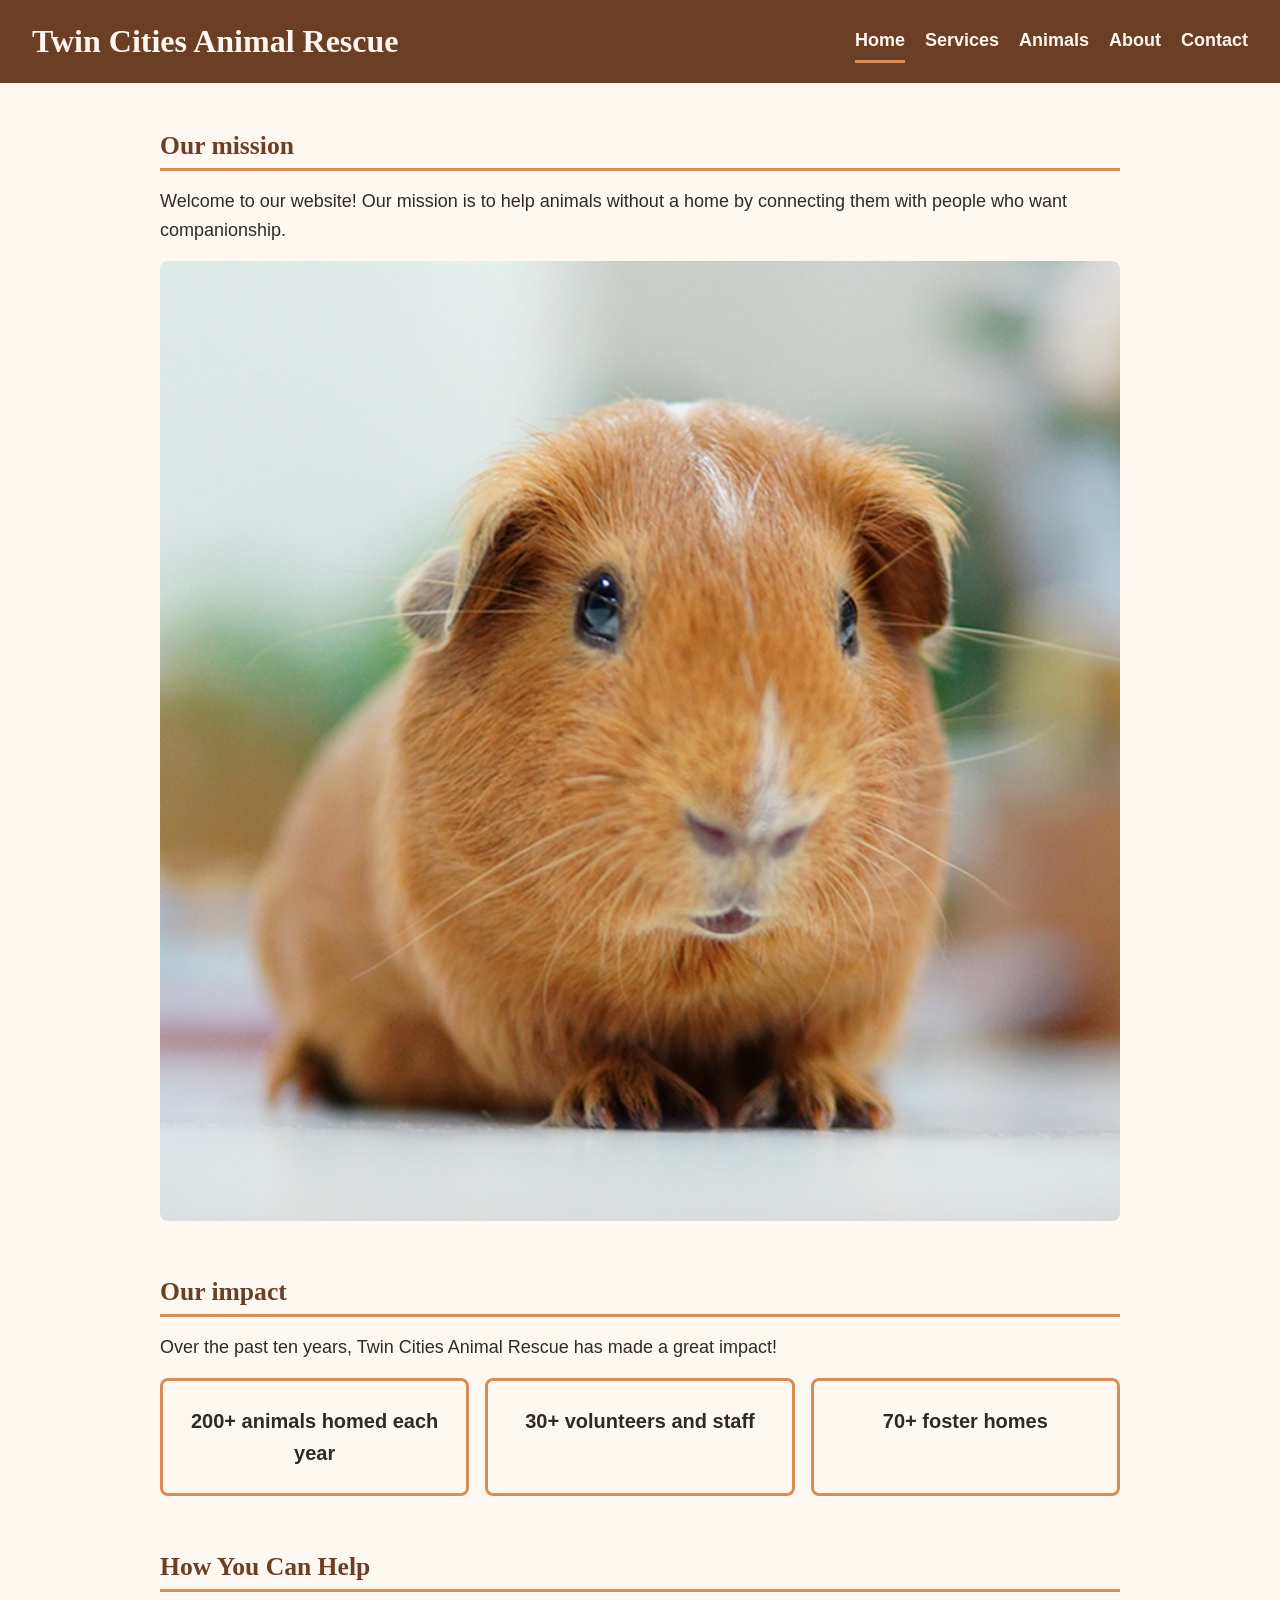
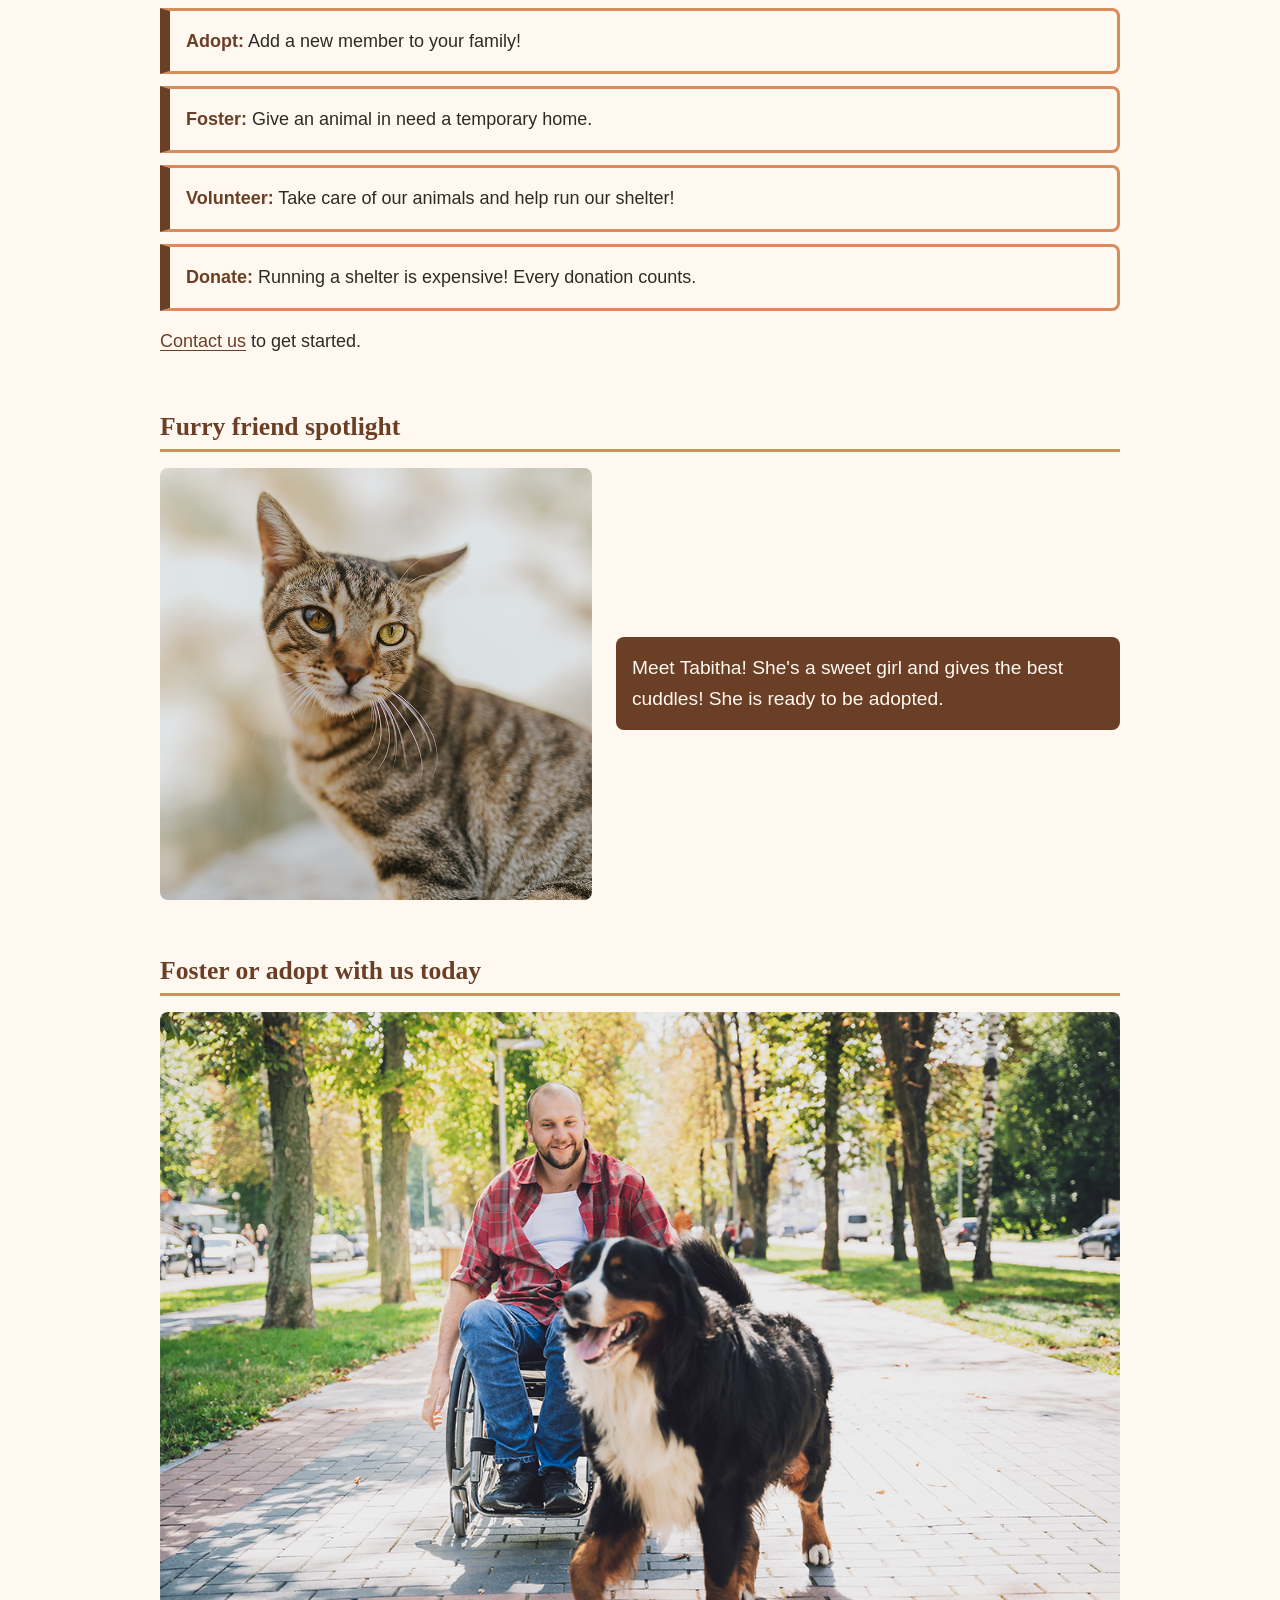
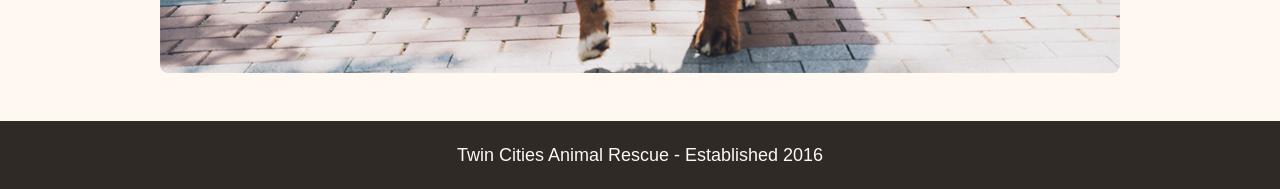
<file: index.html>
<!DOCTYPE html>
<html lang="en">
<head>
  <meta charset="UTF-8">
  <meta name="viewport" content="width=device-width, initial-scale=1">
  <title>Home | Twin Cities Animal Rescue</title>
  <link rel="stylesheet" href="styles.css">
</head>
<body>
  <a href="#main-content">Skip to main content</a>
  <header>
    <h1>Twin Cities Animal Rescue</h1>
    <nav aria-label="Primary">
      <ul>
        <li><a href="index.html" aria-current="page">Home</a></li>
        <li><a href="services.html">Services</a></li>
        <li><a href="animals.html">Animals</a></li>
        <li><a href="about.html">About</a></li>
        <li><a href="contact.html">Contact</a></li>
      </ul>
    </nav>
  </header>

  <main id="main-content">
    <section>
      <h2>Our mission</h2>
      <p>Welcome to our website! Our mission is to help animals without a home by connecting them with people who want companionship.</p>
      <img src="media/rescue-pet_c.png" alt="Orange hamster looking at the camera">
    </section>

    <section class="impact">
      <h2>Our impact</h2>
      <p>Over the past ten years, Twin Cities Animal Rescue has made a great impact!</p>
      <ul>
        <li>200+ animals homed each year</li>
        <li>30+ volunteers and staff</li>
        <li>70+ foster homes</li>
      </ul>
    </section>

    <section class="longer-cards">
      <h2>How You Can Help</h2>
      <ul>
        <li><strong>Adopt:</strong> Add a new member to your family!</li>
        <li><strong>Foster:</strong> Give an animal in need a temporary home.</li>
        <li><strong>Volunteer:</strong> Take care of our animals and help run our shelter!</li>
        <li><strong>Donate:</strong> Running a shelter is expensive! Every donation counts.</li>
      </ul>
      <p><a href="contact.html">Contact us</a> to get started.</p>
    </section>

    <section>
      <h2>Furry friend spotlight</h2>
      <figure>
        <img src="media/rescue-pet-spotlight_c.png" alt="Striped cat looking at the camera">
        <figcaption>Meet Tabitha! She's a sweet girl and gives the best cuddles! She is ready to be adopted.</figcaption>
      </figure>
    </section>

    <section>
      <h2>Foster or adopt with us today</h2>
      
      <picture>
        <source srcset="media/rescue-feature-small_c.png" media="(max-width: 800px)">
        <source srcset="media/rescue-feature-large_c.png" media="(min-width: 801px)">
        <img src="media/rescue-feature-large_c.png" alt="Man on wheelchair behind happy dog">
      </picture>
    </section>
  </main>

  <footer>
    <p>Twin Cities Animal Rescue - Established 2016</p>
  </footer>
</body>
</html>
</file>
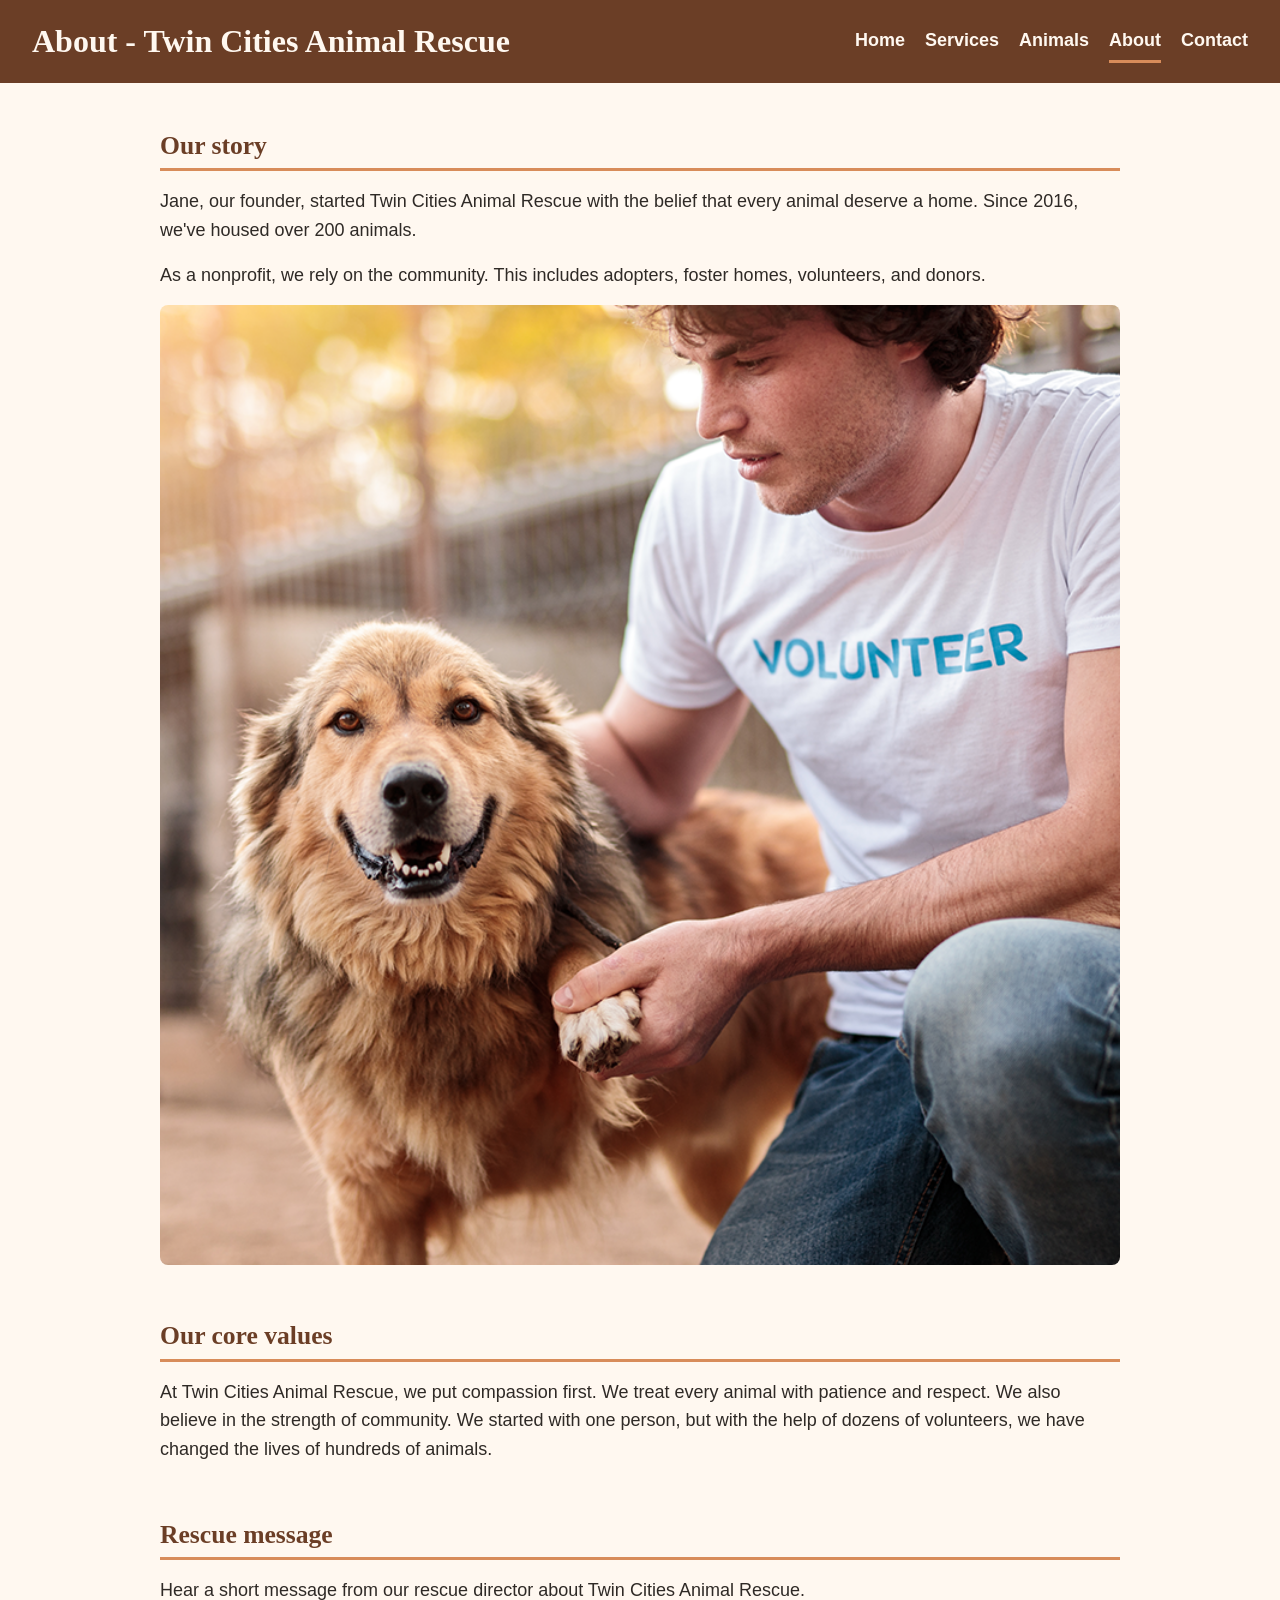
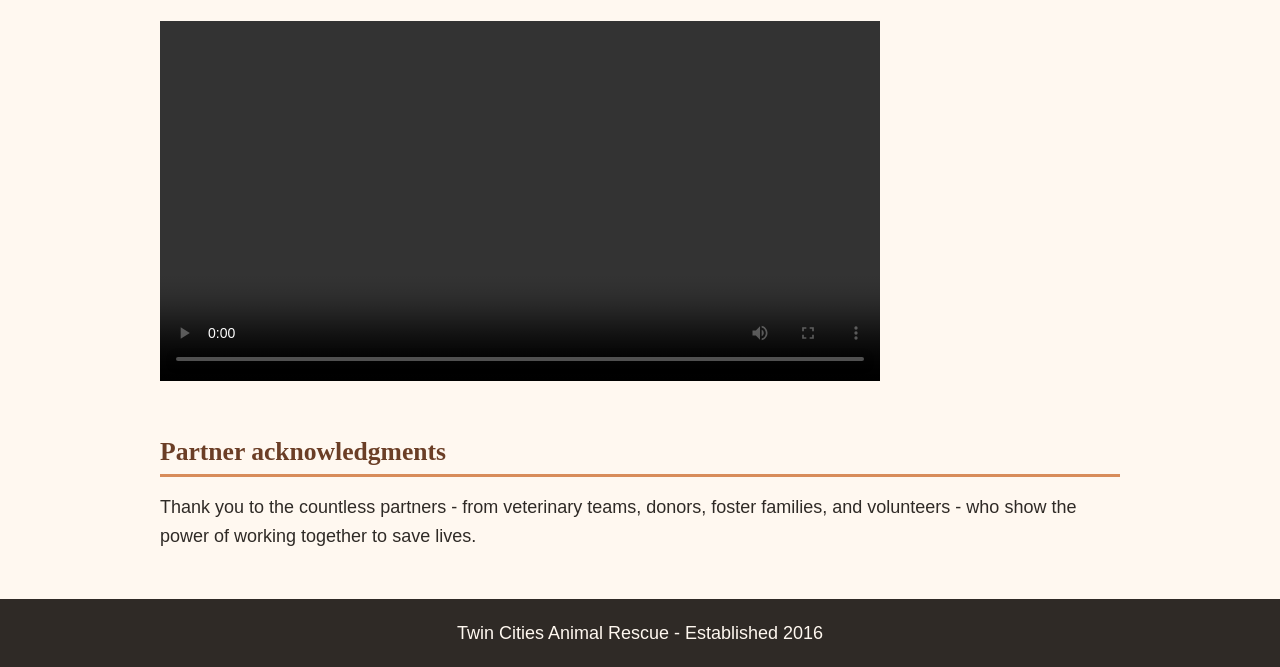
<file: about.html>
<!DOCTYPE html>
<html lang="en">
<head>
  <meta charset="UTF-8">
  <meta name="viewport" content="width=device-width, initial-scale=1">
  <title>About Us | Twin Cities Animal Rescue</title>
  <link rel="stylesheet" href="styles.css">
</head>
<body>
  <a href="#main-content">Skip to main content</a>
  <header>
    <h1>About - Twin Cities Animal Rescue</h1>
    <nav aria-label="Primary">
      <ul>
        <li><a href="index.html">Home</a></li>
        <li><a href="services.html">Services</a></li>
        <li><a href="animals.html">Animals</a></li>
        <li><a href="about.html" aria-current="page">About</a></li>
        <li><a href="contact.html">Contact</a></li>
      </ul>
    </nav>
  </header>

  <main id="main-content">
    <section>
      <h2>Our story</h2>
      <p>Jane, our founder, started Twin Cities Animal Rescue with the belief that every animal deserve a home. Since 2016, we've housed over 200 animals.</p>
      <p>As a nonprofit, we rely on the community. This includes adopters, foster homes, volunteers, and donors.</p>
      <img src="media/rescue-volunteer_c.png" alt="Volunteer holding dog paw">
    </section>

    <section>
      <h2>Our core values</h2>
      <p>
        At Twin Cities Animal Rescue, we put compassion first. We treat every animal with patience and respect.
        We also believe in the strength of community. We started with one person, but with the help of dozens of volunteers, we have changed the lives of hundreds of animals.
      </p>
    </section>

    <section>
      <h2>Rescue message</h2>
      <p>Hear a short message from our rescue director about Twin Cities Animal Rescue.</p>
      <video controls preload="metadata" width="720">
        <source src="media/rescue-message_c.mp4" type="video/mp4">
        Your browser cannot play this video. Contact Twin Cities Animal Rescue for help.
      </video>
    </section>

    <section>
      <h2>Partner acknowledgments</h2>
      <p>Thank you to the countless partners - from veterinary teams, donors, foster families, and volunteers - who show the power of working together to save lives.</p>
    </section>
  </main>

  <footer>
    <p>Twin Cities Animal Rescue - Established 2016</p>
  </footer>
</body>
</html>
</file>
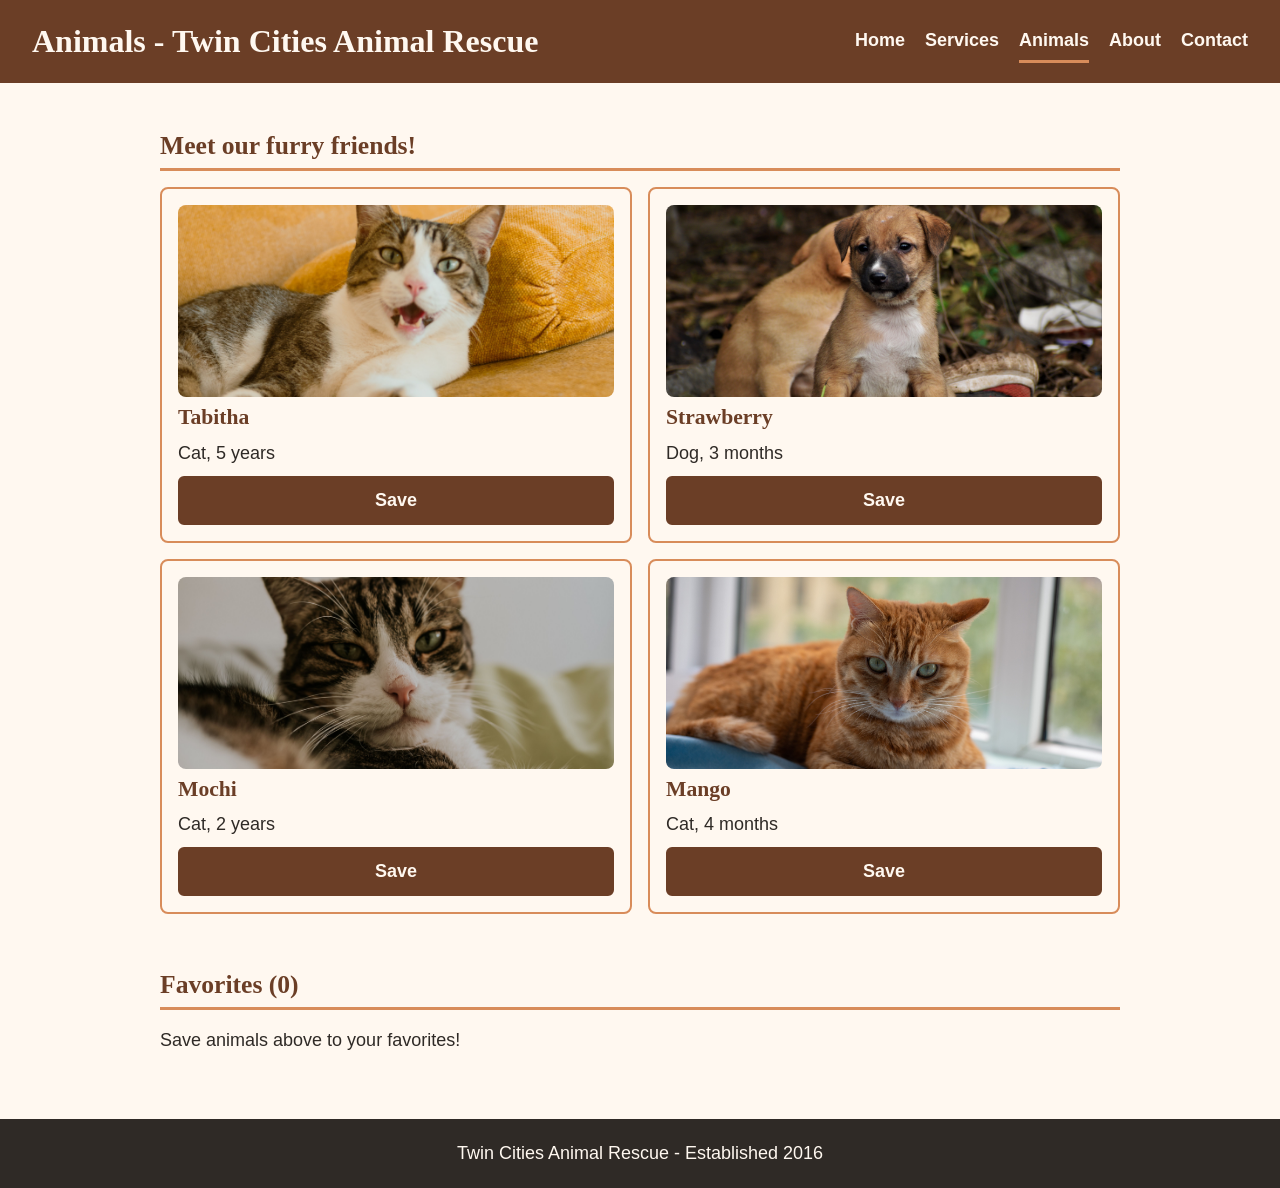
<file: animals.html>
<!DOCTYPE html>
<html lang="en">
<head>
  <meta charset="UTF-8">
  <meta name="viewport" content="width=device-width, initial-scale=1">
  <title>Animals | Twin Cities Animal Rescue</title>
  <link rel="stylesheet" href="styles.css">
  <script src="animals.js" defer></script>
</head>
<body>
  <a href="#main-content">Skip to main content</a>
  <header>
    <h1>Animals - Twin Cities Animal Rescue</h1>
    <nav aria-label="Primary">
      <ul>
        <li><a href="index.html">Home</a></li>
        <li><a href="services.html">Services</a></li>
        <li><a href="animals.html" aria-current="page">Animals</a></li>
        <li><a href="about.html">About</a></li>
        <li><a href="contact.html">Contact</a></li>
      </ul>
    </nav>
  </header>

  <main id="main-content">
    <section>
      <h2>Meet our furry friends!</h2>
      <ul id="animal-list" class="animal-list"></ul>
    </section>

    <section id="favorites">
      <h2>Favorites (<span id="favorites-total">0</span>)</h2>
      <p id="no-favorites">Save animals above to your favorites!</p>
      <ul id="favorites-list" class="favorites-list longer-cards"></ul>
    </section>
  </main>

  <footer>
    <p>Twin Cities Animal Rescue - Established 2016</p>
  </footer>
</body>
</html>
</file>
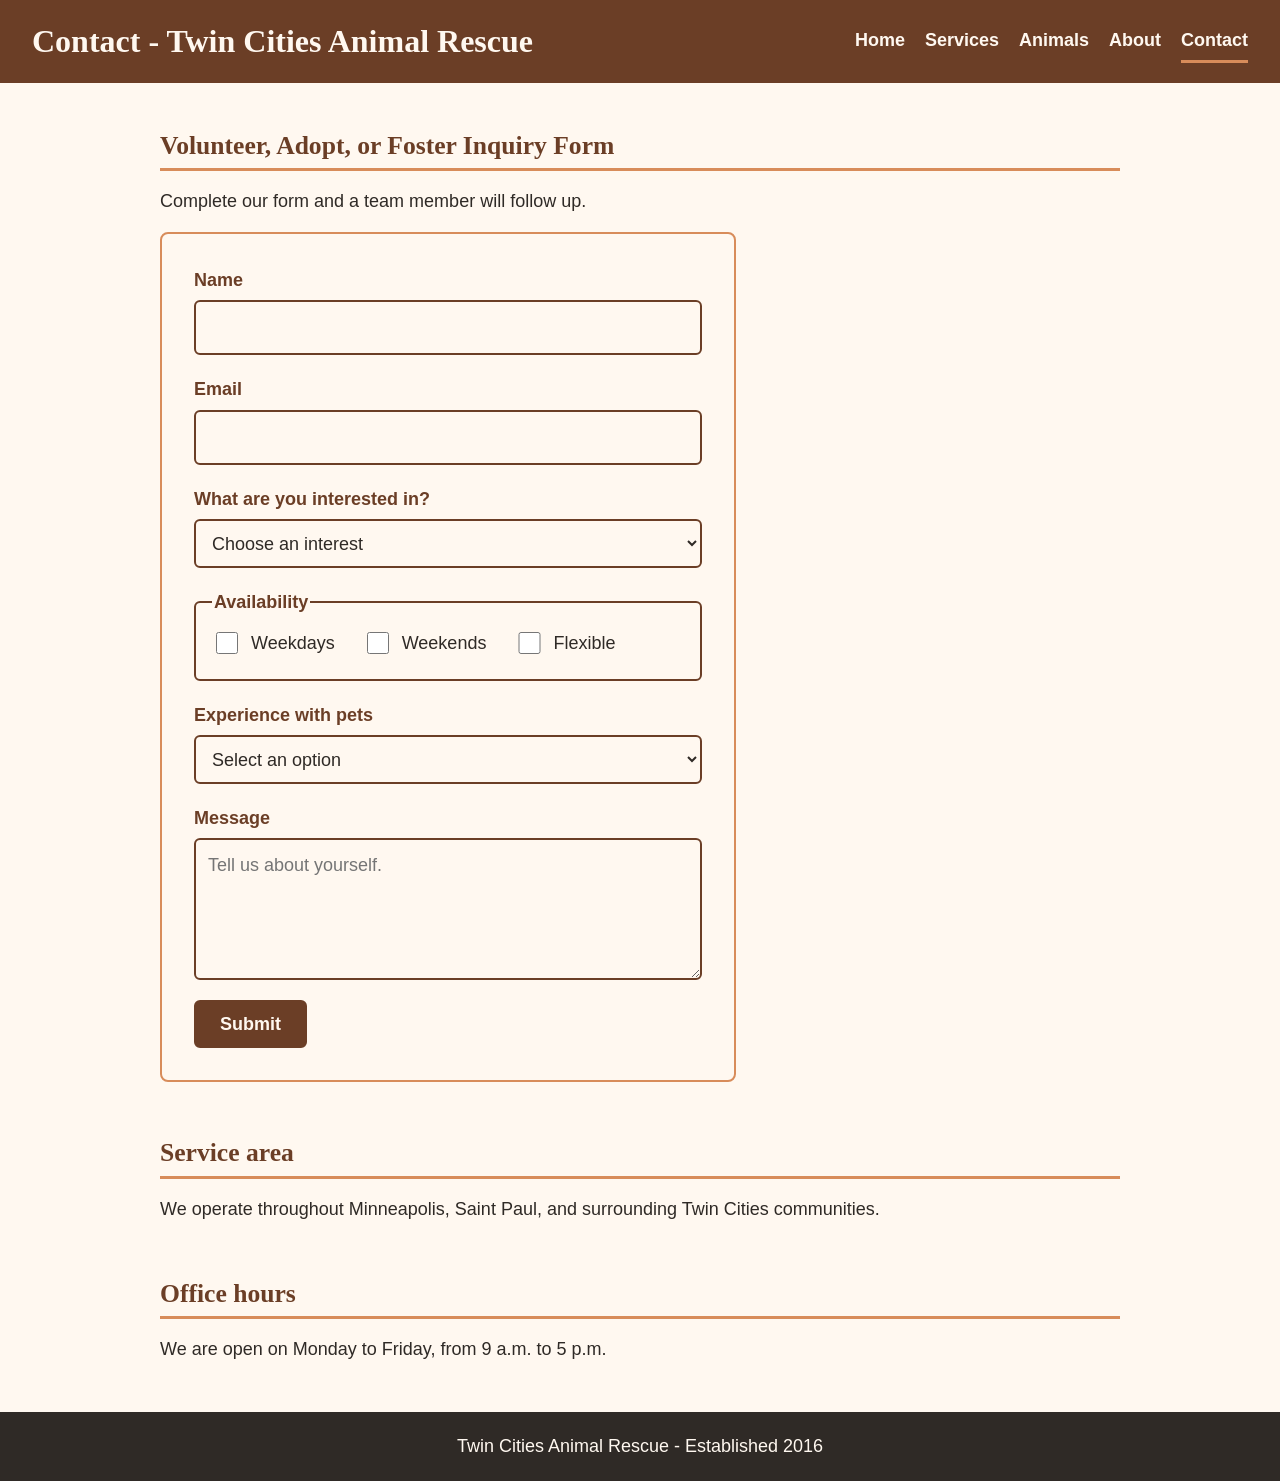
<file: contact.html>
<!DOCTYPE html>
<html lang="en">
<head>
  <meta charset="UTF-8">
  <meta name="viewport" content="width=device-width, initial-scale=1">
  <title>Contact | Twin Cities Animal Rescue</title>
  <link rel="stylesheet" href="styles.css">
  <script src="contact.js" defer></script>
</head>
<body>
  <a href="#main-content">Skip to main content</a>
  <header>
    <h1>Contact - Twin Cities Animal Rescue</h1>
    <nav aria-label="Primary">
      <ul>
        <li><a href="index.html">Home</a></li>
        <li><a href="services.html">Services</a></li>
        <li><a href="animals.html">Animals</a></li>
        <li><a href="about.html">About</a></li>
        <li><a href="contact.html" aria-current="page">Contact</a></li>
      </ul>
    </nav>
  </header>

  <main id="main-content">
    <section>
      <h2>Volunteer, Adopt, or Foster Inquiry Form</h2>
      <p>Complete our form and a team member will follow up.</p>
      <form action="#" method="post">
        <p>
          <label for="name">Name</label><br>
          <input type="text" id="name" name="name" required>
        </p>
        <p>
          <label for="email">Email</label><br>
          <input type="email" id="email" name="email" required>
        </p>
        <p>
          <label for="interest">What are you interested in?</label><br>
          <select id="interest" name="interest" required>
            <option value="">Choose an interest</option>
            <option value="volunteer">Volunteering</option>
            <option value="foster">Fostering</option>
            <option value="adoption">Adoption</option>
            <option value="donate">Donating</option>
          </select>
        </p>
        <fieldset>
          <legend>Availability</legend>
          <label for="weekday">
            <input type="checkbox" id="weekday" name="availability" value="weekdays">
            Weekdays
          </label>
          <label for="weekends">
            <input type="checkbox" id="weekends" name="availability" value="weekends">
            Weekends
          </label>
          <label for="flexible">
            <input type="checkbox" id="flexible" name="availability" value="flexible">
            Flexible
          </label>
        </fieldset>
        <p>
          <label for="experience">Experience with pets</label><br>
          <select id="experience" name="experience">
            <option value="">Select an option</option>
            <option value="new">New</option>
            <option value="some">Some experience</option>
            <option value="experienced">Experienced</option>
            <option value="professional">Professional</option>
          </select>
        </p>
        <p>
          <label for="message">Message</label><br>
          <textarea id="message" name="message" rows="4" cols="40" placeholder="Tell us about yourself." required></textarea>
        </p>
        <p><button type="submit">Submit</button></p>
      </form>
    </section>

    <section>
      <h2>Service area</h2>
      <p>We operate throughout Minneapolis, Saint Paul, and surrounding Twin Cities communities.</p>
    </section>

    <section>
      <h2>Office hours</h2>
      <p>We are open on Monday to Friday, from 9 a.m. to 5 p.m.</p>
    </section>
  </main>

  <footer>
    <p>Twin Cities Animal Rescue - Established 2016</p>
  </footer>
</body>
</html>
</file>
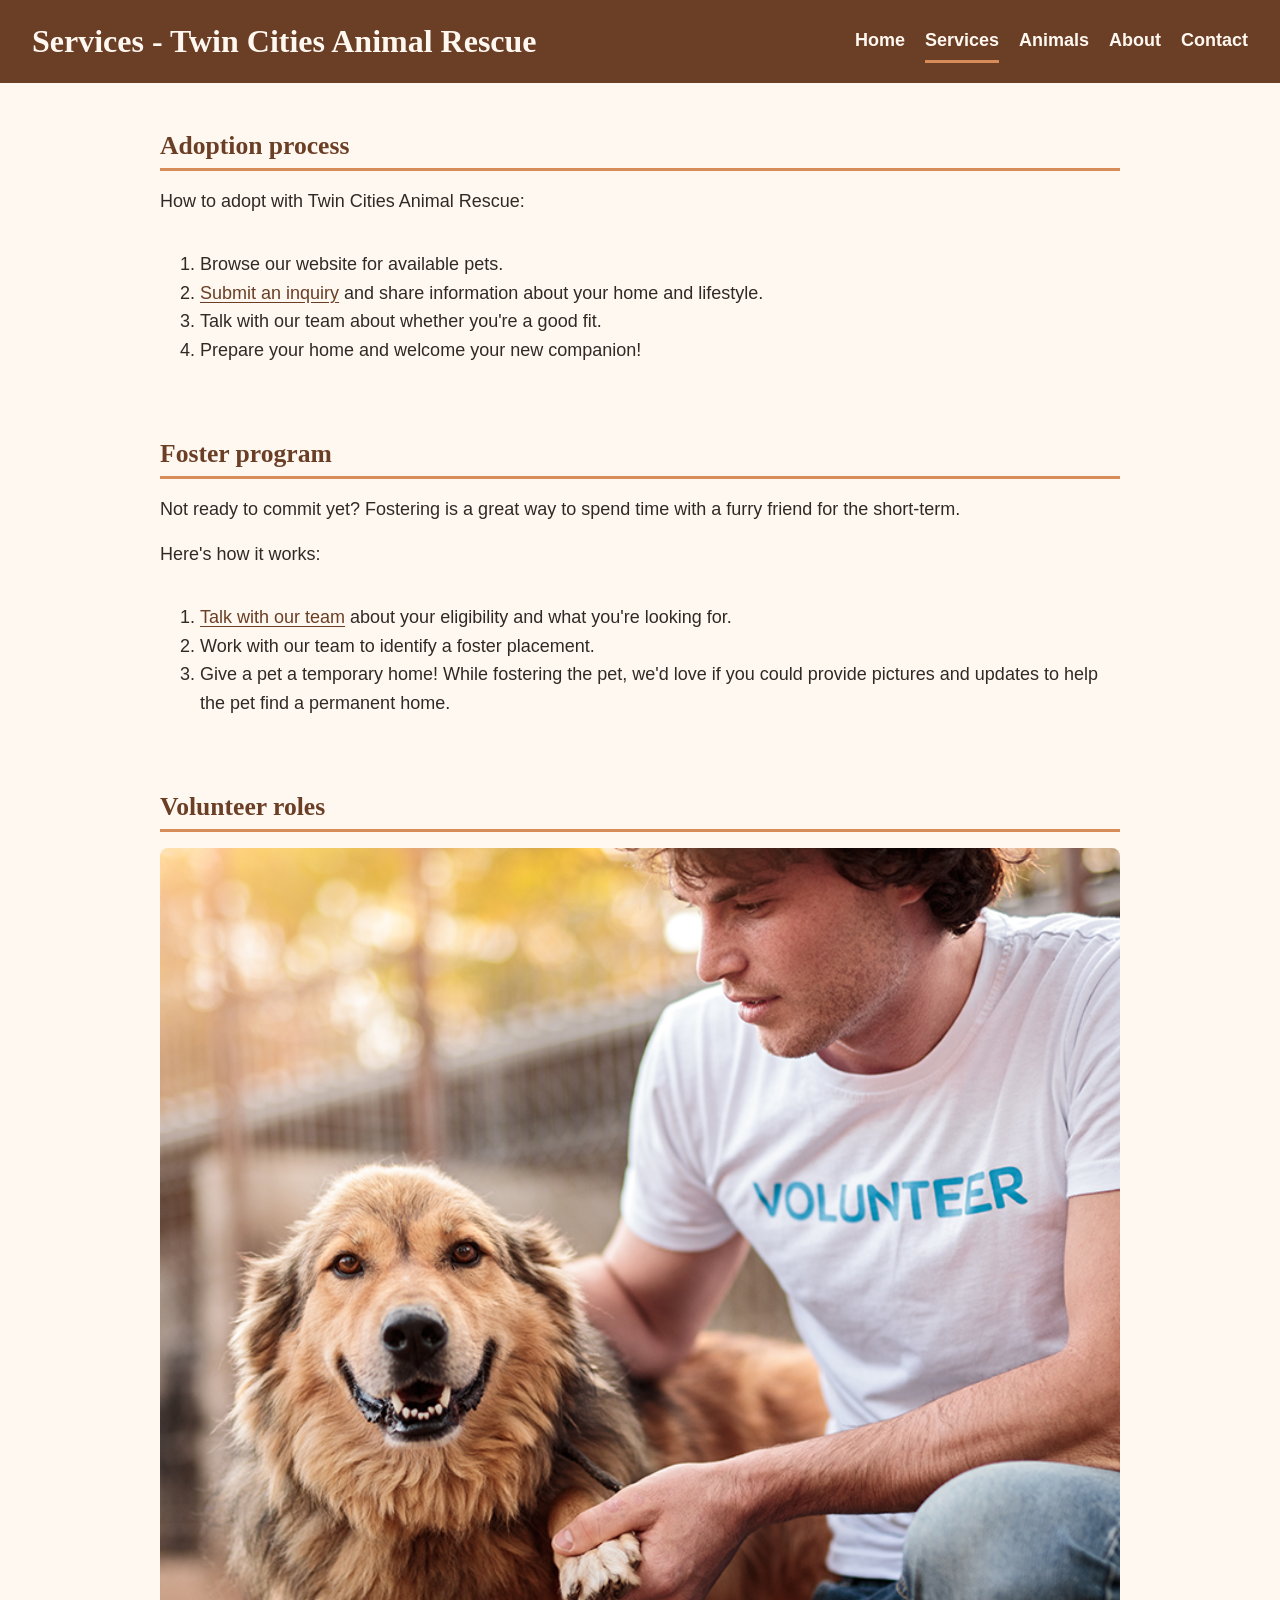
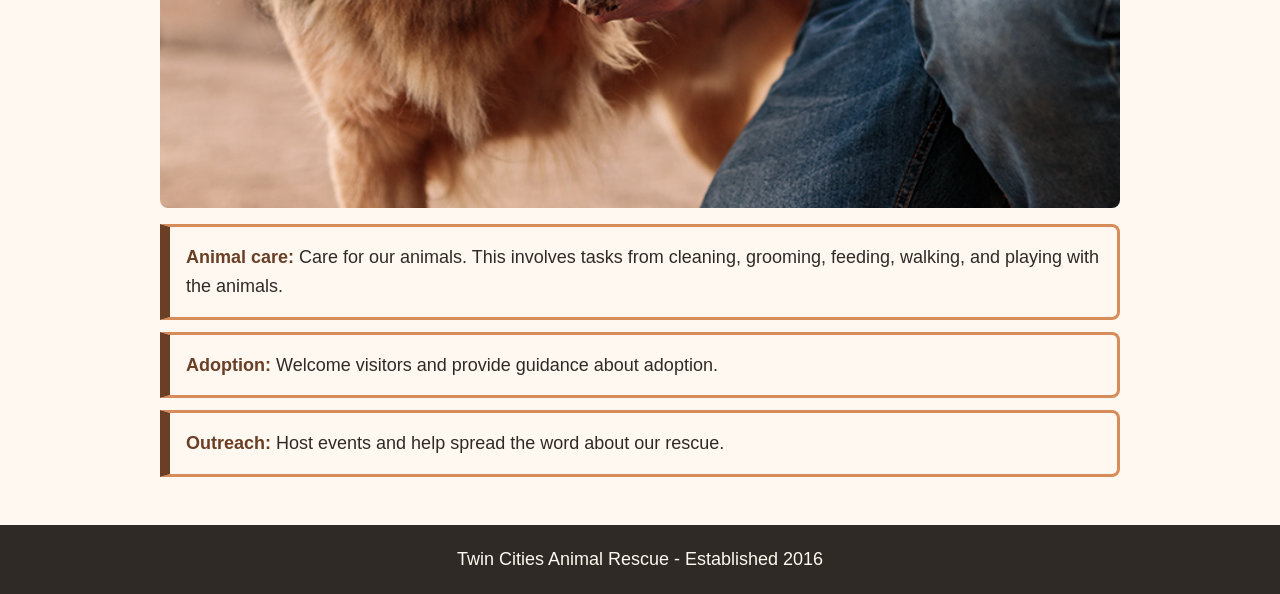
<file: services.html>
<!DOCTYPE html>
<html lang="en">
<head>
  <meta charset="UTF-8">
  <meta name="viewport" content="width=device-width, initial-scale=1">
  <title>Services | Twin Cities Animal Rescue</title>
  <link rel="stylesheet" href="styles.css">
</head>
<body>
  <a href="#main-content">Skip to main content</a>
  <header>
    <h1>Services - Twin Cities Animal Rescue</h1>
    <nav aria-label="Primary">
      <ul>
        <li><a href="index.html">Home</a></li>
        <li><a href="services.html" aria-current="page">Services</a></li>
        <li><a href="animals.html">Animals</a></li>
        <li><a href="about.html">About</a></li>
        <li><a href="contact.html">Contact</a></li>
      </ul>
    </nav>
  </header>

  <main id="main-content">
    <section>
      <h2>Adoption process</h2>
      <p>How to adopt with Twin Cities Animal Rescue:</p>
      <ol>
        <li>Browse our website for available pets.</li>
        <li><a href="contact.html">Submit an inquiry</a> and share information about your home and lifestyle.</li>
        <li>Talk with our team about whether you're a good fit.</li>
        <li>Prepare your home and welcome your new companion!</li>
      </ol>
    </section>

    <section>
      <h2 id="foster-heading">Foster program</h2>
      <p>Not ready to commit yet? Fostering is a great way to spend time with a furry friend for the short-term.</p>
      <p>Here's how it works:</p>
      <ol>
        <li><a href="contact.html">Talk with our team</a> about your eligibility and what you're looking for.</li>
        <li>Work with our team to identify a foster placement.</li>
        <li>Give a pet a temporary home! While fostering the pet, we'd love if you could provide pictures and updates to help the pet find a permanent home.</li>
      </ul>
    </section>

    <section class="longer-cards">
      <h2>Volunteer roles</h2>
      <img src="media/rescue-volunteer_c.png" alt="Volunteer holding dog paw">
      <ul>
        <li><strong>Animal care:</strong> Care for our animals. This involves tasks from cleaning, grooming, feeding, walking, and playing with the animals.</li>
        <li><strong>Adoption:</strong> Welcome visitors and provide guidance about adoption.</li>
        <li><strong>Outreach:</strong> Host events and help spread the word about our rescue.</li>
      </ul>
    </section>
  </main>

  <footer>
    <p>Twin Cities Animal Rescue - Established 2016</p>
  </footer>
</body>
</html>
</file>
<file: styles.css>
:root {
  --cream: #FFF8F0;
  --brown: #6B3E26;
  --peach: #D88C5A;
  --charcoal: #2F2A26;
  --gap: 1.5rem;
}

* {
  box-sizing: border-box;
}

body {
  margin: 0;
  display: flex;
  flex-direction: column;
  background: var(--cream);
  color: var(--charcoal);
  font-family: "Helvetica Neue", Helvetica, Arial, sans-serif;
  font-size: 1.125rem;
  line-height: 1.6;
}

h1, h2, h3 {
  font-family: Georgia, "Times New Roman", Times, serif;
  line-height: 1.2;
  margin: 0;
}

img {
  display: block; 
  max-width: 100%; 
  height: auto;
  border-radius: 8px;
}

a {
  color: var(--brown); text-underline-offset: 3px; 
}
a:hover {
  color: var(--charcoal);
}
a:focus-visible {
  outline: 3px solid var(--peach); outline-offset: 3px;
}

/* skip link */
a[href="#main-content"] {
  position: absolute;
  left: 0.5rem;
  top: -4rem;
  padding: 0.5rem 1rem;
  background: var(--charcoal);
  color: var(--cream);
}
a[href="#main-content"]:focus {
  top: 0.5rem;
}

/* -------- header -------- */
header {
  display: flex;
  flex-direction: column;
  gap: 1rem;
  padding: 1.25rem 1rem;
  background: var(--brown);
  color: var(--cream);
}

header h1 { 
  font-size: 1.75rem;
}

nav ul {
  display: flex;
  flex-wrap: wrap;
  gap: 0.5rem 1.25rem;
  margin: 0;
  padding: 0;
  list-style: none;
}

nav a {
  display: block;
  padding: 0.35rem 0;
  color: var(--cream);
  text-decoration: none;
  font-weight: 600;
  border-bottom: 3px solid transparent;
}
nav a:hover { 
  border-bottom-color: var(--peach); color: var(--cream);
}
nav a[aria-current="page"] {
  border-bottom-color: var(--peach);
}
nav a:focus-visible {
  outline-color: var(--cream);
}

/* -------- main -------- */
main {
  flex: 1;
  display: flex;
  flex-direction: column;
  gap: 2.5rem;
  width: 100%;
  max-width: 64rem;
  margin: 0 auto;
  padding: 2rem 1rem;
}

section {
  display: flex;
  flex-direction: column;
  gap: 1rem;
}

section h2 {
  font-size: 1.6rem;
  color: var(--brown);
  padding-bottom: 0.4rem;
  border-bottom: 3px solid var(--peach);
}

p, ul {
  margin: 0;
}

/* --- our impact --- */
.impact ul {
  display: flex;
  flex-direction: column;
  gap: 1rem;
  padding: 0;
  list-style: none;
}
.impact li {
  font-weight: 600;
  padding: 1rem;
  border: 3px solid var(--peach);
  border-radius: 8px;
}

/* --- how you can help --- */
.longer-cards ul {
  display: flex;
  flex-direction: column;
  gap: 0.75rem;
  padding: 0;
  list-style: none;
}
.longer-cards li {
  padding: 1rem;
  border: 3px solid var(--peach);
  border-left: 10px solid var(--brown);
  border-radius: 0 8px 8px 0;
}
.longer-cards strong {
  color: var(--brown);
}

/* --- spotlight figure --- */
figure {
  display: flex;
  flex-direction: column;
  gap: 0.75rem;
  margin: 0;
}
figcaption {
  padding: 1rem;
  background: var(--brown);
  color: var(--cream);
  border-radius: 8px;
}

/* --- contact form --- */
form {
  display: flex;
  flex-direction: column;
  gap: 1.25rem;
  max-width: 36rem;
  padding: 1.25rem;
  border: 2px solid var(--peach);
  border-radius: 8px;
}

form p { max-width: none; }
form br { display: none; }

label {
  display: block;
  margin-bottom: 0.35rem;
  font-weight: 600;
  color: var(--brown);
}

input[type="text"],
input[type="email"],
select,
textarea {
  display: block;
  width: 100%;
  padding: 0.7rem 0.75rem;
  background: var(--cream);
  color: var(--charcoal);
  border: 2px solid var(--brown);
  border-radius: 6px;
  font: inherit;
}

input:focus,
select:focus,
textarea:focus,
button:focus {
  outline: 3px solid var(--peach);
  outline-offset: 2px;
}

/* checkboxes */
fieldset {
  display: flex;
  flex-direction: column;
  gap: 0.25rem;
  min-width: 0;
  margin: 0;
  padding: 0.75rem 1rem 1rem;
  border: 2px solid var(--brown);
  border-radius: 6px;
}

legend {
  font-weight: 600;
  color: var(--brown);
}

fieldset label {
  display: flex;
  align-items: center;
  gap: 0.6rem;
  font-weight: 400;
  color: var(--charcoal);
}

input[type="checkbox"] {
  width: 1.4rem;
  height: 1.4rem;
  accent-color: var(--brown);
}

/* submit */
button {
  padding: 0.5rem 1.5rem;
  background: var(--brown);
  color: var(--cream);
  border: 2px solid var(--brown);
  border-radius: 6px;
  font: inherit;
  font-weight: 700;
  cursor: pointer;
}
button:hover {
  background: var(--charcoal);
  border-color: var(--charcoal);
}

.error {
  display: block;
  font-size: 1rem;
  font-weight: 550;
  color: #a41e1e;
  margin-top: 0.3rem;
}

/* ----- animals page ----- */
.animal-list, .favorites-list {
  display: flex;
  flex-direction: column;
  gap: 1rem;
  margin: 0;
  padding: 0;
  list-style: none;
}

.animal-card {
  display: flex;
  flex-direction: column;
  gap: 0.5rem;
  padding: 1rem;
  border: 2px solid var(--peach);
  border-radius: 8px;
}

.animal-card img {
  width: 100%;
  height: 12rem;
  object-fit: cover;
}

.animal-card h3 {
  color: var(--brown);
  font-size: 1.35rem;
}

button.saved {
  background: var(--peach);
  border-color: var(--peach);
  color: var(--charcoal);
}
button.saved:hover { 
  background: var(--charcoal);
  border-color: var(--charcoal);
  color: var(--cream);
}

button.remove {
  padding: 0.4rem 1rem;
  background: none;
  color: var(--brown);
}
button.remove:hover {
  background: var(--brown);
  color: var(--cream);
}

.favorites-list li {
  display: flex;
  align-items: center;
  justify-content: space-between;
}

/* -------- footer -------- */
footer {
  padding: 1.25rem 1rem;
  background: var(--charcoal);
  color: var(--cream);
  text-align: center;
}

/* -------- larger screens -------- */
@media (min-width: 50em) {
  header {
    flex-direction: row;
    align-items: center;
    justify-content: space-between;
    padding: 1.25rem 2rem;
  }
  header h1 {
    font-size: 2rem;
  }

  main {
    padding: 3rem 2rem; gap: 3.5rem;
  }

  .impact ul {
    flex-direction: row;
  }
  .impact li {
    flex: 1;
    text-align: center;
    font-size: 1.25rem;
    padding: 1.5rem 1rem;
  }

  /* spotlight */
  figure {
    flex-direction: row;
    align-items: center;
    gap: var(--gap);
  }
  figure img {
    flex: 0 0 45%;
    max-width: 45%;
  }
  figcaption {
    font-size: 1.2rem;
  }

  form {
    padding: 2rem;
  }
  fieldset { /* checkboxes */
    flex-direction: row;
    flex-wrap: wrap;
    gap: 0.25rem 1.75rem;
  }

  .animal-list {
    flex-direction: row;
    flex-wrap: wrap;
  }
  /* two animal cards per row on desktop */
  .animal-card { flex: 1 1 calc(50% - 0.5rem); }
}
</file>
